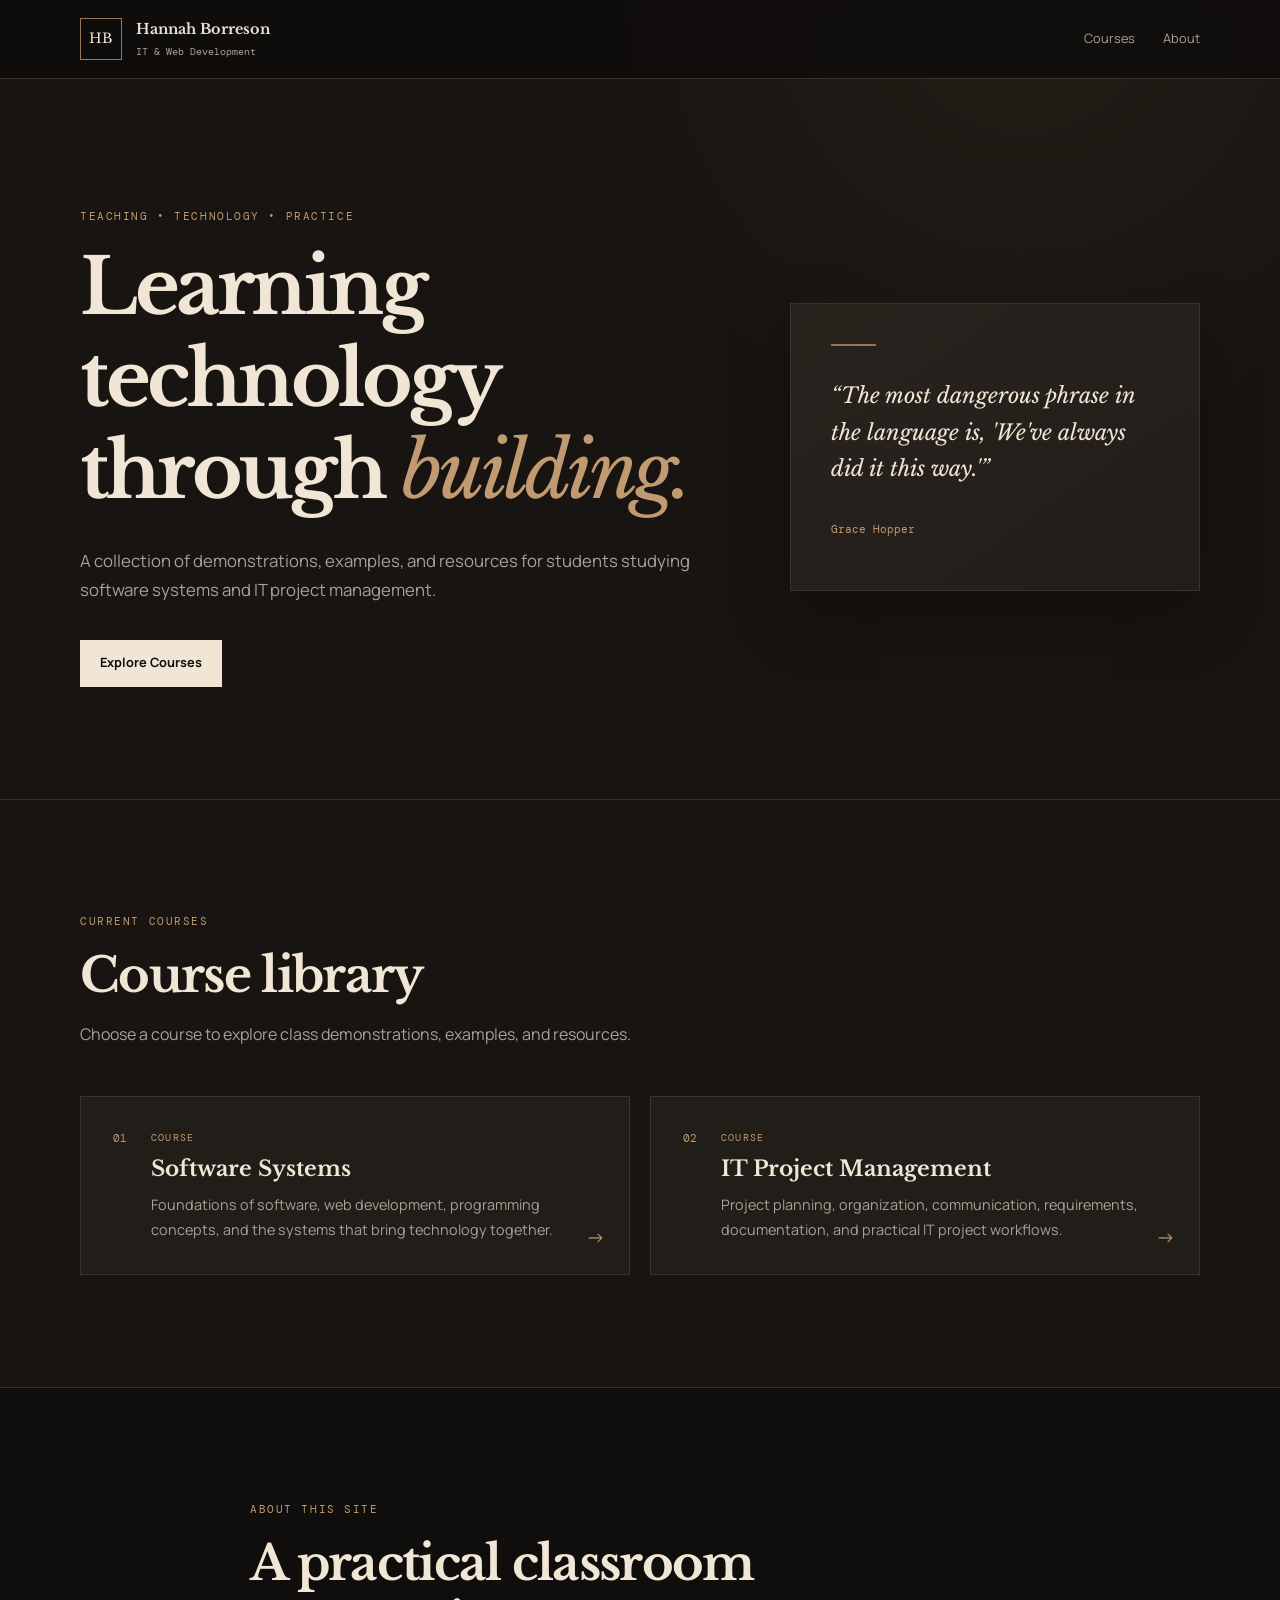
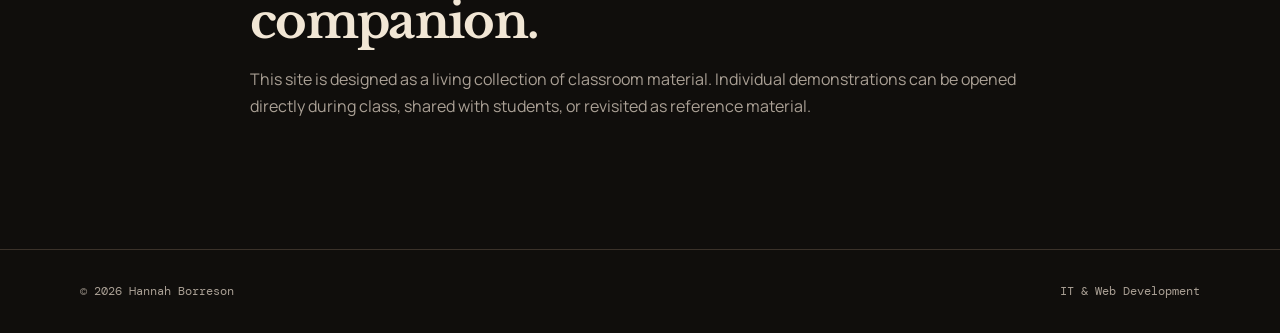
<file: index.html>
<!DOCTYPE html>
<html lang="en">
<head>
    <meta charset="UTF-8">
    <meta name="viewport" content="width=device-width, initial-scale=1.0">
    <meta name="description" content="Hannah Borreson's teaching site for software systems and IT project management.">
    <title>Hannah Borreson | IT & Web Development</title>
    <link rel="stylesheet" href="css/style.css">
</head>
<body>
    <header class="site-header">
        <div class="container nav-wrap">
            <a class="brand" href="index.html">
                <span class="brand-mark">HB</span>
                <span>
                    <strong>Hannah Borreson</strong>
                    <small>IT & Web Development</small>
                </span>
            </a>

            <nav aria-label="Main navigation">
                <a href="#courses">Courses</a>
                <a href="#about">About</a>
            </nav>
        </div>
    </header>

    <main>
        <section class="hero">
            <div class="container hero-grid">
                <div>
                    <p class="eyebrow">Teaching • Technology • Practice</p>
                    <h1>Learning technology through <em>building.</em></h1>
                    <p class="hero-text">
                        A collection of demonstrations, examples, and resources for students
                        studying software systems and IT project management.
                    </p>
                    <a class="button" href="#courses">Explore Courses</a>
                </div>

                <div class="hero-card" aria-label="Teaching site overview">
                    <div class="card-rule"></div>
                    <p class="quote">
                        “The most dangerous phrase in the language is, 'We've always did it this way.'”
                    </p>
                    <p class="signature">Grace Hopper</p>
                </div>
            </div>
        </section>

        <section id="courses" class="section">
            <div class="container">
                <div class="section-heading">
                    <p class="eyebrow">Current Courses</p>
                    <h2>Course library</h2>
                    <p>Choose a course to explore class demonstrations, examples, and resources.</p>
                </div>

                <div class="course-grid">
                    <a class="course-card" href="software-systems/index.html">
                        <span class="course-number">01</span>
                        <div>
                            <p class="course-label">Course</p>
                            <h3>Software Systems</h3>
                            <p>
                                Foundations of software, web development, programming concepts,
                                and the systems that bring technology together.
                            </p>
                        </div>
                        <span class="arrow">→</span>
                    </a>

                    <a class="course-card" href="it-project-management/index.html">
                        <span class="course-number">02</span>
                        <div>
                            <p class="course-label">Course</p>
                            <h3>IT Project Management</h3>
                            <p>
                                Project planning, organization, communication, requirements,
                                documentation, and practical IT project workflows.
                            </p>
                        </div>
                        <span class="arrow">→</span>
                    </a>
                </div>
            </div>
        </section>

        <section id="about" class="section section-alt">
            <div class="container narrow">
                <p class="eyebrow">About This Site</p>
                <h2>A practical classroom companion.</h2>
                <p>
                    This site is designed as a living collection of classroom material.
                    Individual demonstrations can be opened directly during class, shared
                    with students, or revisited as reference material.
                </p>
            </div>
        </section>
    </main>

    <footer class="site-footer">
        <div class="container footer-wrap">
            <p>© 2026 Hannah Borreson</p>
            <p>IT & Web Development</p>
        </div>
    </footer>
</body>
</html>
</file>
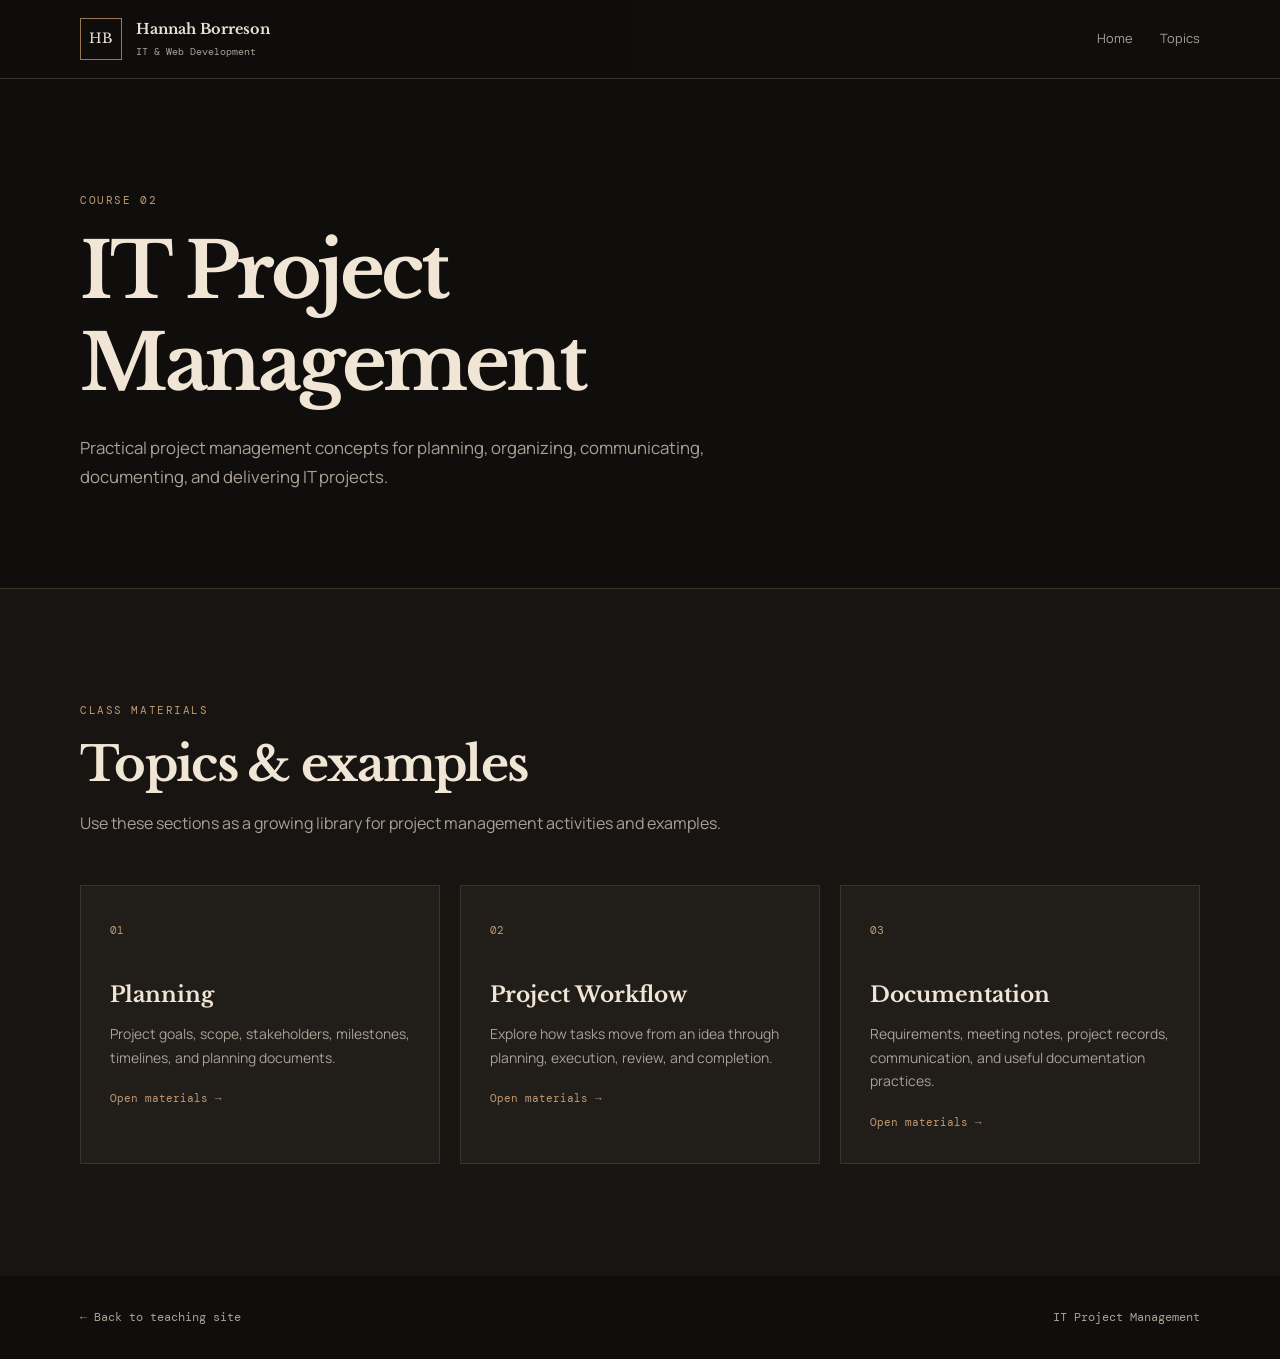
<file: it-project-management/index.html>
<!DOCTYPE html>
<html lang="en">
<head>
    <meta charset="UTF-8">
    <meta name="viewport" content="width=device-width, initial-scale=1.0">
    <meta name="description" content="IT Project Management course resources and demonstrations.">
    <title>IT Project Management | Hannah Borreson</title>
    <link rel="stylesheet" href="../css/style.css">
</head>
<body>
    <header class="site-header">
        <div class="container nav-wrap">
            <a class="brand" href="../index.html">
                <span class="brand-mark">HB</span>
                <span>
                    <strong>Hannah Borreson</strong>
                    <small>IT & Web Development</small>
                </span>
            </a>
            <nav aria-label="Main navigation">
                <a href="../index.html">Home</a>
                <a href="#topics">Topics</a>
            </nav>
        </div>
    </header>

    <main>
        <section class="page-hero">
            <div class="container">
                <p class="eyebrow">Course 02</p>
                <h1>IT Project Management</h1>
                <p>
                    Practical project management concepts for planning, organizing,
                    communicating, documenting, and delivering IT projects.
                </p>
            </div>
        </section>

        <section id="topics" class="section">
            <div class="container">
                <div class="section-heading">
                    <p class="eyebrow">Class Materials</p>
                    <h2>Topics & examples</h2>
                    <p>Use these sections as a growing library for project management activities and examples.</p>
                </div>

                <div class="topic-grid">
                    <article class="topic-card">
                        <span class="topic-number">01</span>
                        <h3>Planning</h3>
                        <p>Project goals, scope, stakeholders, milestones, timelines, and planning documents.</p>
                        <a href="demos/planning/index.html">Open materials →</a>
                    </article>

                    <article class="topic-card">
                        <span class="topic-number">02</span>
                        <h3>Project Workflow</h3>
                        <p>Explore how tasks move from an idea through planning, execution, review, and completion.</p>
                        <a href="demos/workflow/index.html">Open materials →</a>
                    </article>

                    <article class="topic-card">
                        <span class="topic-number">03</span>
                        <h3>Documentation</h3>
                        <p>Requirements, meeting notes, project records, communication, and useful documentation practices.</p>
                        <a href="demos/documentation/index.html">Open materials →</a>
                    </article>
                </div>
            </div>
        </section>
    </main>

    <footer class="site-footer">
        <div class="container footer-wrap">
            <p><a href="../index.html">← Back to teaching site</a></p>
            <p>IT Project Management</p>
        </div>
    </footer>
</body>
</html>
</file>
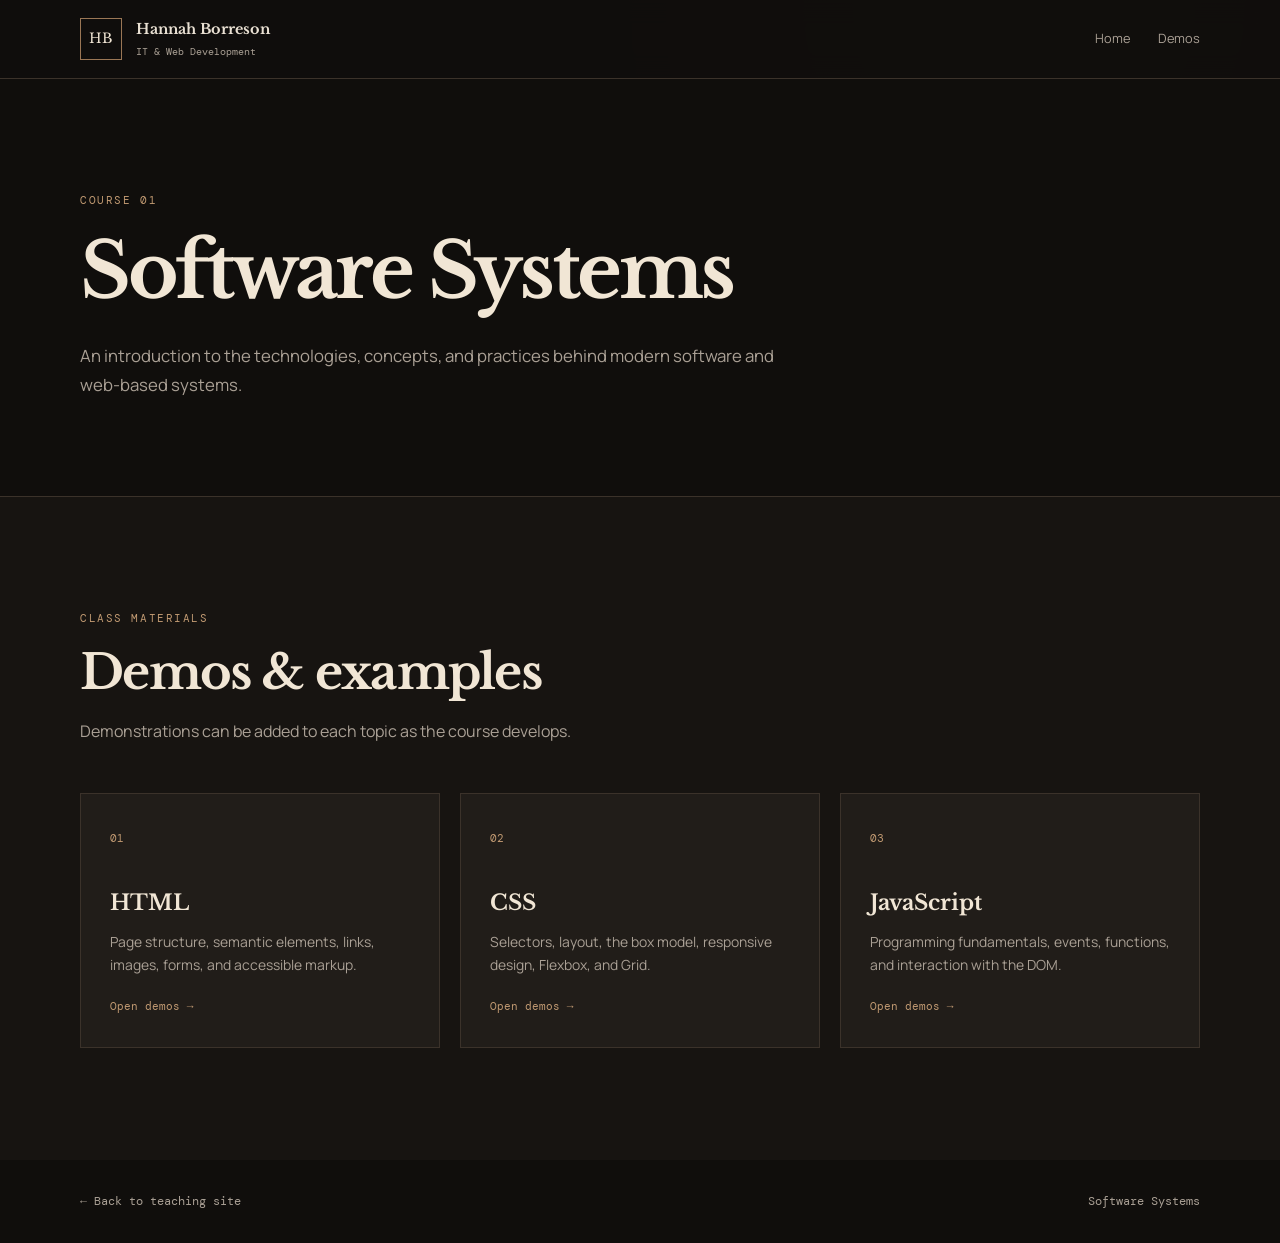
<file: software-systems/index.html>
<!DOCTYPE html>
<html lang="en">
<head>
    <meta charset="UTF-8">
    <meta name="viewport" content="width=device-width, initial-scale=1.0">
    <meta name="description" content="Software Systems course resources and demonstrations.">
    <title>Software Systems | Hannah Borreson</title>
    <link rel="stylesheet" href="../css/style.css">
</head>
<body>
    <header class="site-header">
        <div class="container nav-wrap">
            <a class="brand" href="../index.html">
                <span class="brand-mark">HB</span>
                <span>
                    <strong>Hannah Borreson</strong>
                    <small>IT & Web Development</small>
                </span>
            </a>
            <nav aria-label="Main navigation">
                <a href="../index.html">Home</a>
                <a href="#demos">Demos</a>
            </nav>
        </div>
    </header>

    <main>
        <section class="page-hero">
            <div class="container">
                <p class="eyebrow">Course 01</p>
                <h1>Software Systems</h1>
                <p>
                    An introduction to the technologies, concepts, and practices behind
                    modern software and web-based systems.
                </p>
            </div>
        </section>

        <section id="demos" class="section">
            <div class="container">
                <div class="section-heading">
                    <p class="eyebrow">Class Materials</p>
                    <h2>Demos & examples</h2>
                    <p>Demonstrations can be added to each topic as the course develops.</p>
                </div>

                <div class="topic-grid">
                    <article class="topic-card">
                        <span class="topic-number">01</span>
                        <h3>HTML</h3>
                        <p>Page structure, semantic elements, links, images, forms, and accessible markup.</p>
                        <a href="demos/html/index.html">Open demos →</a>
                    </article>

                    <article class="topic-card">
                        <span class="topic-number">02</span>
                        <h3>CSS</h3>
                        <p>Selectors, layout, the box model, responsive design, Flexbox, and Grid.</p>
                        <a href="demos/css/index.html">Open demos →</a>
                    </article>

                    <article class="topic-card">
                        <span class="topic-number">03</span>
                        <h3>JavaScript</h3>
                        <p>Programming fundamentals, events, functions, and interaction with the DOM.</p>
                        <a href="demos/javascript/index.html">Open demos →</a>
                    </article>
                </div>
            </div>
        </section>
    </main>

    <footer class="site-footer">
        <div class="container footer-wrap">
            <p><a href="../index.html">← Back to teaching site</a></p>
            <p>Software Systems</p>
        </div>
    </footer>
</body>
</html>
</file>
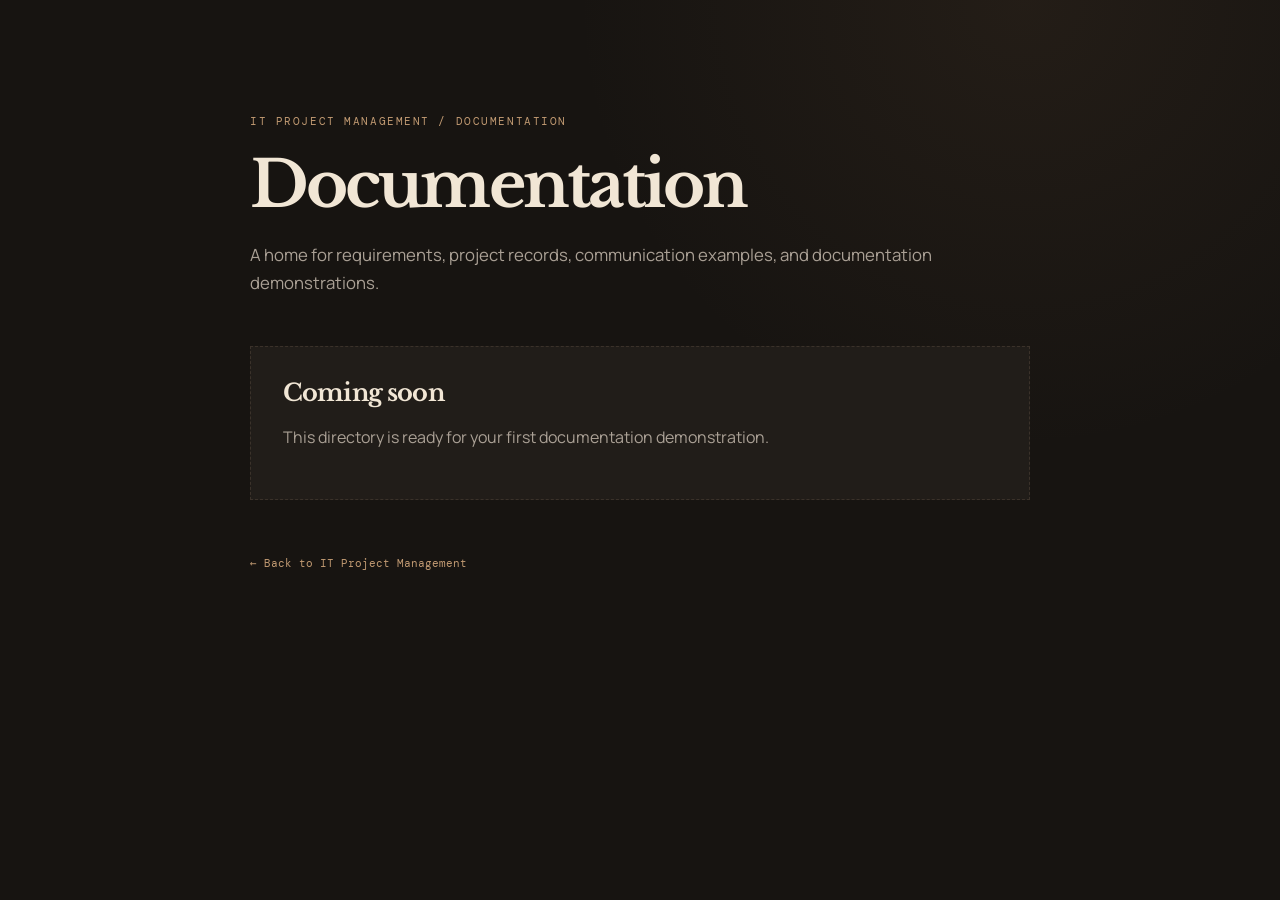
<file: it-project-management/demos/documentation/index.html>
<!DOCTYPE html>
<html lang="en">
<head>
    <meta charset="UTF-8">
    <meta name="viewport" content="width=device-width, initial-scale=1.0">
    <title>Documentation | IT Project Management</title>
    <link rel="stylesheet" href="../../../css/style.css">
</head>
<body>
    <main class="demo-page">
        <div class="container narrow">
            <p class="eyebrow">IT Project Management / Documentation</p>
            <h1>Documentation</h1>
            <p class="lead">A home for requirements, project records, communication examples, and documentation demonstrations.</p>
            <div class="empty-state">
                <h2>Coming soon</h2>
                <p>This directory is ready for your first documentation demonstration.</p>
            </div>
            <a class="text-link" href="../../index.html">← Back to IT Project Management</a>
        </div>
    </main>
</body>
</html>
</file>
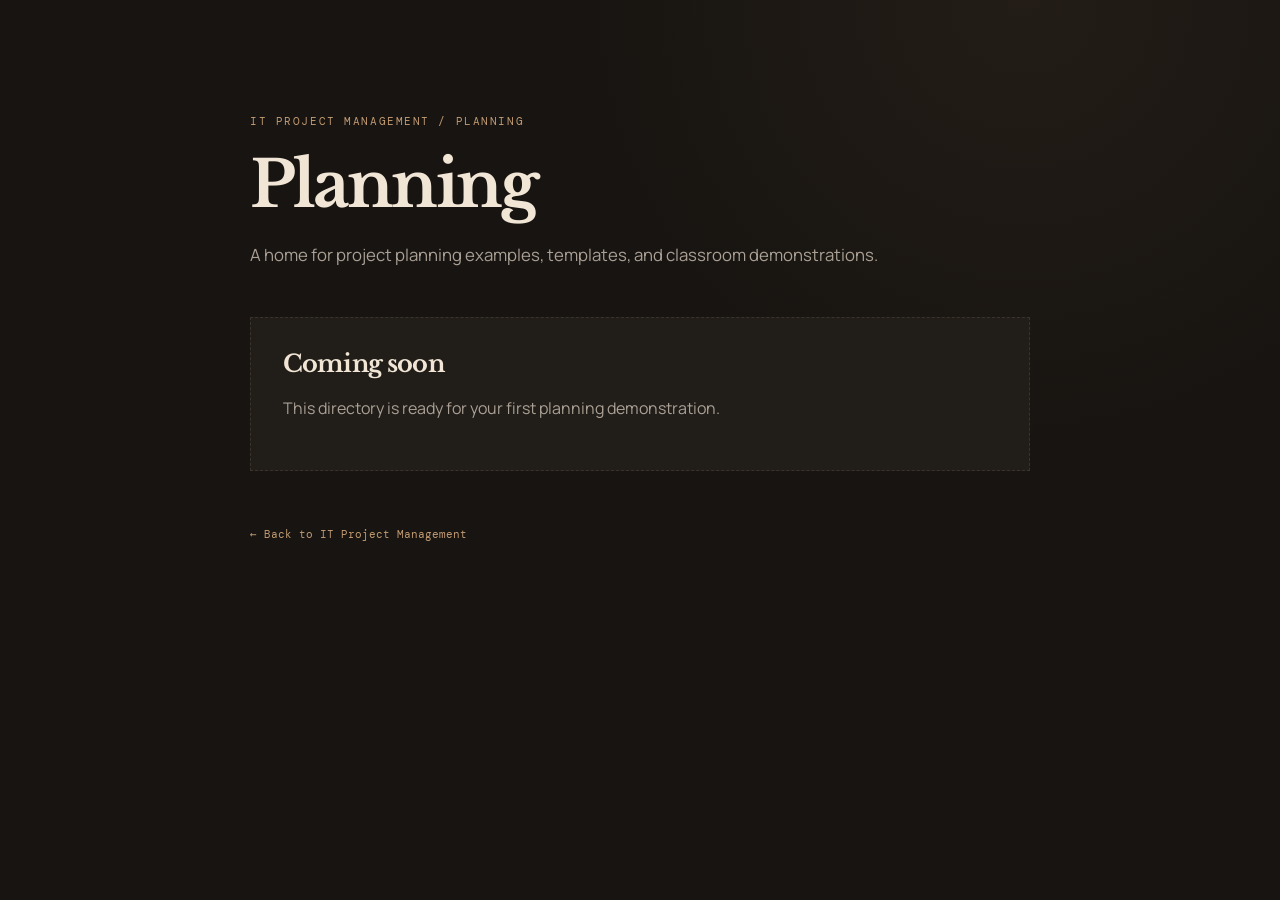
<file: it-project-management/demos/planning/index.html>
<!DOCTYPE html>
<html lang="en">
<head>
    <meta charset="UTF-8">
    <meta name="viewport" content="width=device-width, initial-scale=1.0">
    <title>Planning | IT Project Management</title>
    <link rel="stylesheet" href="../../../css/style.css">
</head>
<body>
    <main class="demo-page">
        <div class="container narrow">
            <p class="eyebrow">IT Project Management / Planning</p>
            <h1>Planning</h1>
            <p class="lead">A home for project planning examples, templates, and classroom demonstrations.</p>
            <div class="empty-state">
                <h2>Coming soon</h2>
                <p>This directory is ready for your first planning demonstration.</p>
            </div>
            <a class="text-link" href="../../index.html">← Back to IT Project Management</a>
        </div>
    </main>
</body>
</html>
</file>
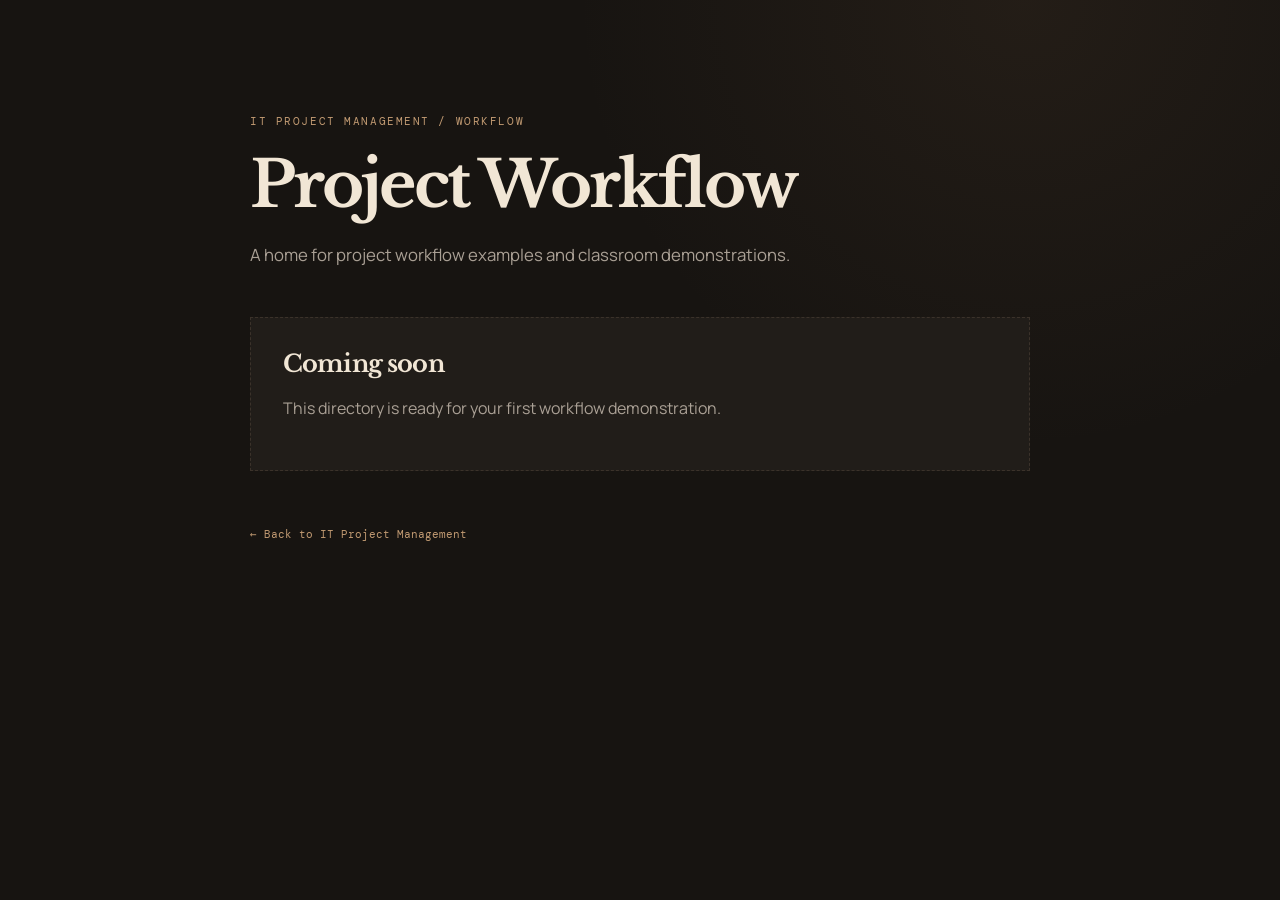
<file: it-project-management/demos/workflow/index.html>
<!DOCTYPE html>
<html lang="en">
<head>
    <meta charset="UTF-8">
    <meta name="viewport" content="width=device-width, initial-scale=1.0">
    <title>Project Workflow | IT Project Management</title>
    <link rel="stylesheet" href="../../../css/style.css">
</head>
<body>
    <main class="demo-page">
        <div class="container narrow">
            <p class="eyebrow">IT Project Management / Workflow</p>
            <h1>Project Workflow</h1>
            <p class="lead">A home for project workflow examples and classroom demonstrations.</p>
            <div class="empty-state">
                <h2>Coming soon</h2>
                <p>This directory is ready for your first workflow demonstration.</p>
            </div>
            <a class="text-link" href="../../index.html">← Back to IT Project Management</a>
        </div>
    </main>
</body>
</html>
</file>
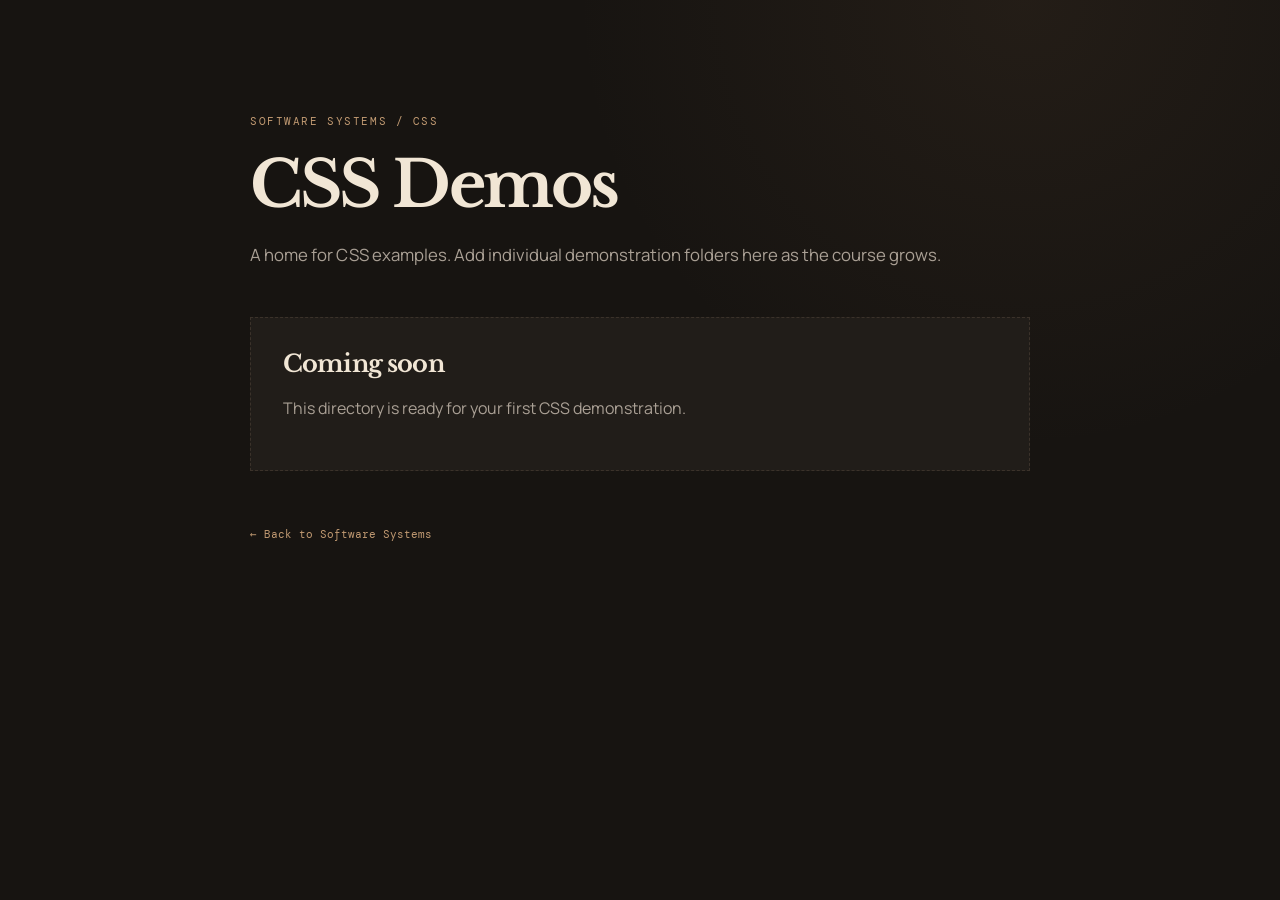
<file: software-systems/demos/css/index.html>
<!DOCTYPE html>
<html lang="en">
<head>
    <meta charset="UTF-8">
    <meta name="viewport" content="width=device-width, initial-scale=1.0">
    <title>CSS Demos | Software Systems</title>
    <link rel="stylesheet" href="../../../css/style.css">
</head>
<body>
    <main class="demo-page">
        <div class="container narrow">
            <p class="eyebrow">Software Systems / CSS</p>
            <h1>CSS Demos</h1>
            <p class="lead">A home for CSS examples. Add individual demonstration folders here as the course grows.</p>
            <div class="empty-state">
                <h2>Coming soon</h2>
                <p>This directory is ready for your first CSS demonstration.</p>
            </div>
            <a class="text-link" href="../../index.html">← Back to Software Systems</a>
        </div>
    </main>
</body>
</html>
</file>
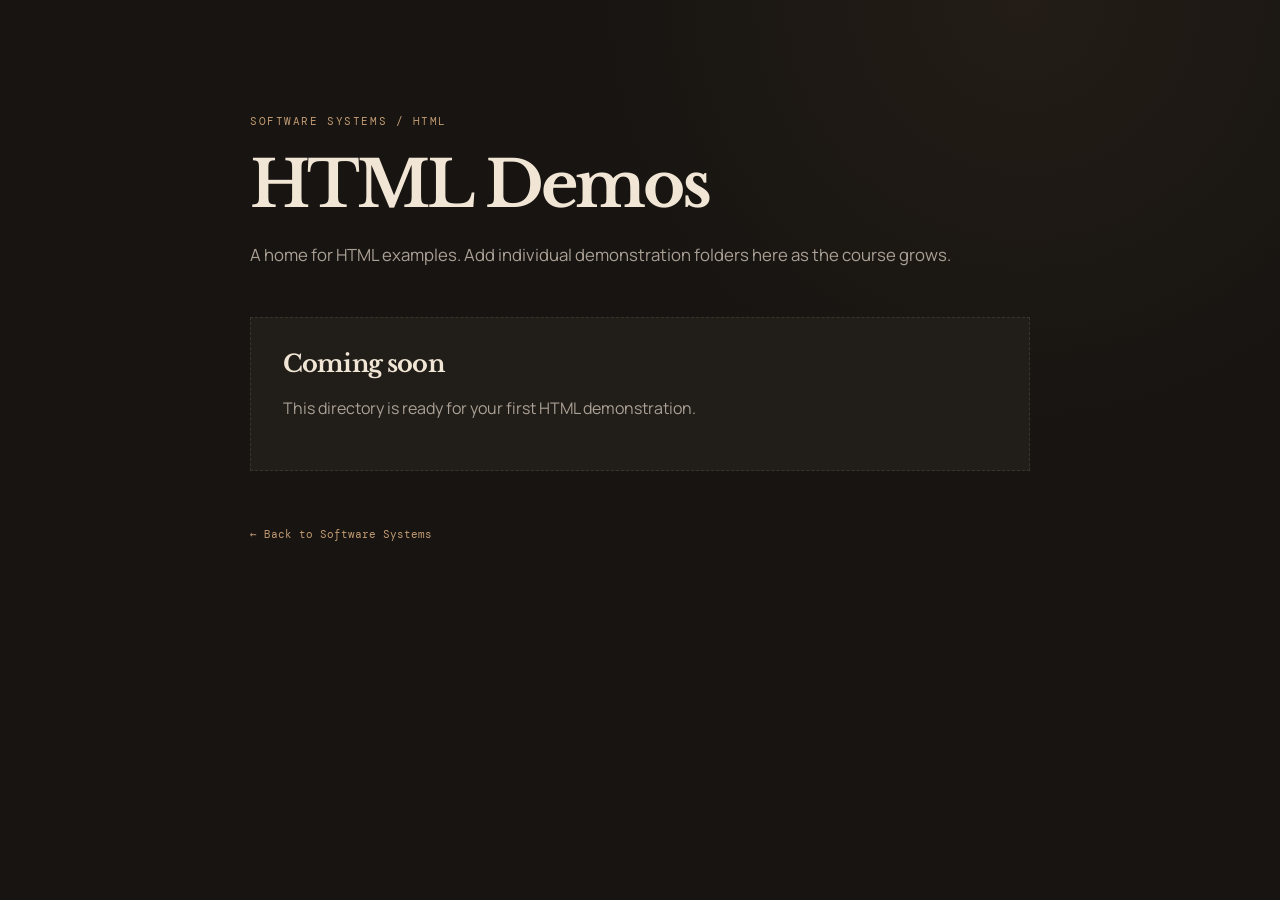
<file: software-systems/demos/html/index.html>
<!DOCTYPE html>
<html lang="en">
<head>
    <meta charset="UTF-8">
    <meta name="viewport" content="width=device-width, initial-scale=1.0">
    <title>HTML Demos | Software Systems</title>
    <link rel="stylesheet" href="../../../css/style.css">
</head>
<body>
    <main class="demo-page">
        <div class="container narrow">
            <p class="eyebrow">Software Systems / HTML</p>
            <h1>HTML Demos</h1>
            <p class="lead">A home for HTML examples. Add individual demonstration folders here as the course grows.</p>
            <div class="empty-state">
                <h2>Coming soon</h2>
                <p>This directory is ready for your first HTML demonstration.</p>
            </div>
            <a class="text-link" href="../../index.html">← Back to Software Systems</a>
        </div>
    </main>
</body>
</html>
</file>
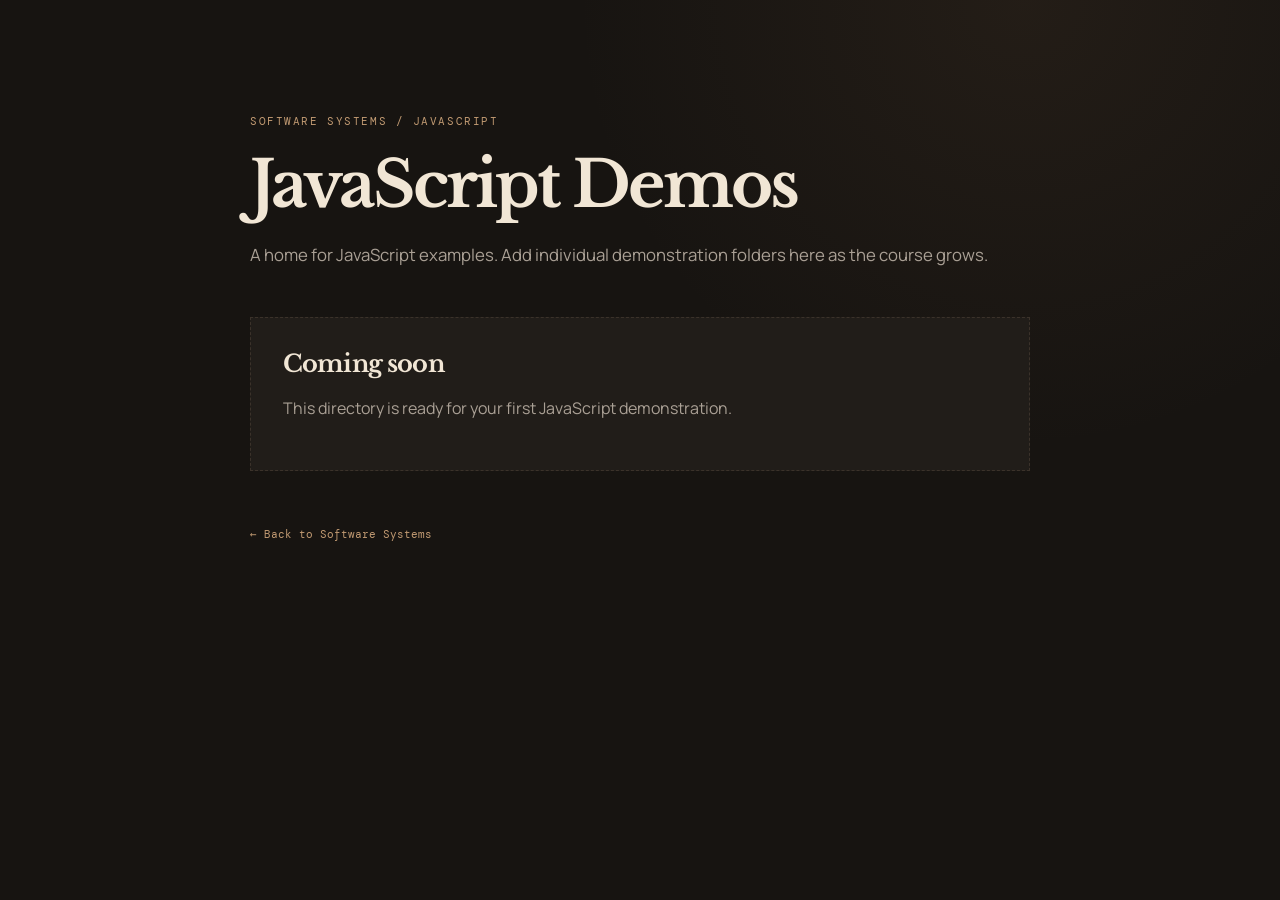
<file: software-systems/demos/javascript/index.html>
<!DOCTYPE html>
<html lang="en">
<head>
    <meta charset="UTF-8">
    <meta name="viewport" content="width=device-width, initial-scale=1.0">
    <title>JavaScript Demos | Software Systems</title>
    <link rel="stylesheet" href="../../../css/style.css">
</head>
<body>
    <main class="demo-page">
        <div class="container narrow">
            <p class="eyebrow">Software Systems / JavaScript</p>
            <h1>JavaScript Demos</h1>
            <p class="lead">A home for JavaScript examples. Add individual demonstration folders here as the course grows.</p>
            <div class="empty-state">
                <h2>Coming soon</h2>
                <p>This directory is ready for your first JavaScript demonstration.</p>
            </div>
            <a class="text-link" href="../../index.html">← Back to Software Systems</a>
        </div>
    </main>
</body>
</html>
</file>
<file: css/style.css>
@import url('https://fonts.googleapis.com/css2?family=DM+Mono:wght@400;500&family=Libre+Baskerville:ital,wght@0,400;0,700;1,400&family=Manrope:wght@400;500;600;700&display=swap');

:root {
    --bg: #171411;
    --bg-deep: #100e0c;
    --surface: #211d19;
    --surface-light: #29231e;
    --border: #3b322a;
    --text: #e9e0d3;
    --muted: #aaa095;
    --cream: #f1e6d5;
    --coffee: #9a7655;
    --coffee-light: #c19a72;
    --shadow: rgba(0, 0, 0, 0.28);
    --max-width: 1120px;
    --serif: "Libre Baskerville", Georgia, serif;
    --sans: "Manrope", Arial, sans-serif;
    --mono: "DM Mono", monospace;
}

* {
    box-sizing: border-box;
}

html {
    scroll-behavior: smooth;
}

body {
    margin: 0;
    background:
        radial-gradient(circle at 80% 0%, rgba(137, 101, 69, 0.11), transparent 28rem),
        var(--bg);
    color: var(--text);
    font-family: var(--sans);
    line-height: 1.7;
}

a {
    color: inherit;
    text-decoration: none;
}

.container {
    width: min(calc(100% - 3rem), var(--max-width));
    margin: 0 auto;
}

.narrow {
    max-width: 780px;
}

.site-header {
    border-bottom: 1px solid var(--border);
    background: rgba(16, 14, 12, 0.92);
    backdrop-filter: blur(12px);
    position: sticky;
    top: 0;
    z-index: 10;
}

.nav-wrap {
    min-height: 78px;
    display: flex;
    align-items: center;
    justify-content: space-between;
    gap: 2rem;
}

.brand {
    display: flex;
    align-items: center;
    gap: 0.85rem;
}

.brand-mark {
    width: 42px;
    height: 42px;
    display: grid;
    place-items: center;
    border: 1px solid var(--coffee);
    color: var(--cream);
    font-family: var(--serif);
    font-size: 0.85rem;
    letter-spacing: 0.04em;
}

.brand strong,
.brand small {
    display: block;
}

.brand strong {
    font-family: var(--serif);
    font-size: 0.9rem;
    font-weight: 700;
}

.brand small {
    color: var(--muted);
    font-family: var(--mono);
    font-size: 0.62rem;
    margin-top: 0.15rem;
}

nav {
    display: flex;
    gap: 1.75rem;
}

nav a {
    color: var(--muted);
    font-size: 0.8rem;
    transition: color 180ms ease;
}

nav a:hover {
    color: var(--cream);
}

.hero {
    padding: 8rem 0 7rem;
    border-bottom: 1px solid var(--border);
}

.hero-grid {
    display: grid;
    grid-template-columns: 1.2fr 0.8fr;
    gap: 6rem;
    align-items: center;
}

.eyebrow {
    color: var(--coffee-light);
    font-family: var(--mono);
    font-size: 0.7rem;
    letter-spacing: 0.14em;
    text-transform: uppercase;
    margin: 0 0 1rem;
}

h1,
h2,
h3 {
    font-family: var(--serif);
    color: var(--cream);
    line-height: 1.2;
}

h1 {
    font-size: clamp(2.8rem, 6vw, 5.4rem);
    letter-spacing: -0.045em;
    margin: 0;
}

h1 em {
    color: var(--coffee-light);
    font-weight: 400;
}

h2 {
    font-size: clamp(2rem, 4vw, 3rem);
    letter-spacing: -0.035em;
    margin: 0 0 1rem;
}

h3 {
    font-size: 1.35rem;
    margin: 0 0 0.7rem;
}

.hero-text {
    max-width: 620px;
    color: var(--muted);
    font-size: 1.05rem;
    margin: 1.8rem 0 2.2rem;
}

.button {
    display: inline-block;
    background: var(--cream);
    color: var(--bg-deep);
    padding: 0.8rem 1.25rem;
    font-weight: 700;
    font-size: 0.8rem;
    transition: transform 180ms ease, background 180ms ease;
}

.button:hover {
    background: white;
    transform: translateY(-2px);
}

.hero-card {
    border: 1px solid var(--border);
    background: linear-gradient(145deg, var(--surface-light), var(--surface));
    padding: 2.5rem;
    box-shadow: 0 25px 60px var(--shadow);
}

.card-rule {
    width: 45px;
    border-top: 2px solid var(--coffee);
    margin-bottom: 2rem;
}

.quote {
    font-family: var(--serif);
    font-style: italic;
    font-size: 1.35rem;
    line-height: 1.7;
    color: var(--cream);
}

.signature {
    color: var(--coffee-light);
    font-family: var(--mono);
    font-size: 0.7rem;
    margin-top: 2rem;
}

.section {
    padding: 7rem 0;
}

.section-alt {
    background: var(--bg-deep);
    border-top: 1px solid var(--border);
    border-bottom: 1px solid var(--border);
}

.section-heading {
    margin-bottom: 3rem;
}

.section-heading > p:last-child,
.narrow > p:not(.eyebrow) {
    color: var(--muted);
}

.course-grid,
.topic-grid {
    display: grid;
    gap: 1.25rem;
}

.course-grid {
    grid-template-columns: repeat(2, 1fr);
}

.course-card {
    position: relative;
    display: grid;
    grid-template-columns: auto 1fr;
    gap: 1.5rem;
    padding: 2rem;
    border: 1px solid var(--border);
    background: var(--surface);
    transition: border-color 180ms ease, transform 180ms ease, background 180ms ease;
}

.course-card:hover {
    border-color: var(--coffee);
    background: var(--surface-light);
    transform: translateY(-4px);
}

.course-number,
.topic-number {
    color: var(--coffee-light);
    font-family: var(--mono);
    font-size: 0.68rem;
}

.course-label {
    color: var(--coffee-light);
    font-family: var(--mono);
    font-size: 0.65rem;
    text-transform: uppercase;
    letter-spacing: 0.12em;
    margin: 0 0 0.6rem;
}

.course-card p:not(.course-label) {
    color: var(--muted);
    font-size: 0.9rem;
    margin: 0;
}

.arrow {
    position: absolute;
    right: 1.5rem;
    bottom: 1.3rem;
    color: var(--coffee-light);
    font-size: 1.2rem;
}

.page-hero {
    padding: 7rem 0 5rem;
    background: var(--bg-deep);
    border-bottom: 1px solid var(--border);
}

.page-hero h1 {
    font-size: clamp(2.7rem, 6vw, 4.8rem);
    max-width: 800px;
}

.page-hero p:last-child {
    max-width: 700px;
    color: var(--muted);
    font-size: 1.05rem;
    margin-top: 1.5rem;
}

.topic-grid {
    grid-template-columns: repeat(3, 1fr);
}

.topic-card {
    border: 1px solid var(--border);
    padding: 1.8rem;
    background: var(--surface);
}

.topic-card h3 {
    margin-top: 2.5rem;
}

.topic-card p {
    color: var(--muted);
    font-size: 0.87rem;
}

.topic-card a,
.text-link {
    color: var(--coffee-light);
    font-family: var(--mono);
    font-size: 0.7rem;
}

.demo-page {
    min-height: 100vh;
    padding: 7rem 0;
}

.demo-page h1 {
    font-size: clamp(2.5rem, 5vw, 4.2rem);
}

.lead {
    color: var(--muted);
    font-size: 1.05rem;
}

.empty-state {
    margin: 3rem 0;
    padding: 2rem;
    border: 1px dashed var(--border);
    background: var(--surface);
}

.empty-state h2 {
    font-size: 1.5rem;
}

.empty-state p {
    color: var(--muted);
}

.site-footer {
    padding: 2rem 0;
    background: var(--bg-deep);
    color: var(--muted);
    font-size: 0.72rem;
    font-family: var(--mono);
}

.footer-wrap {
    display: flex;
    justify-content: space-between;
    gap: 2rem;
}

.footer-wrap p {
    margin: 0;
}

.footer-wrap a:hover {
    color: var(--cream);
}

@media (max-width: 800px) {
    .hero {
        padding: 5rem 0;
    }

    .hero-grid,
    .course-grid,
    .topic-grid {
        grid-template-columns: 1fr;
    }

    .hero-grid {
        gap: 3rem;
    }

    .section {
        padding: 5rem 0;
    }
}

@media (max-width: 560px) {
    .container {
        width: min(calc(100% - 2rem), var(--max-width));
    }

    .nav-wrap {
        min-height: 68px;
    }

    nav {
        display: none;
    }

    .hero-card {
        padding: 1.75rem;
    }

    .course-card {
        padding: 1.5rem;
    }

    .footer-wrap {
        flex-direction: column;
        gap: 0.4rem;
    }
}
</file>
